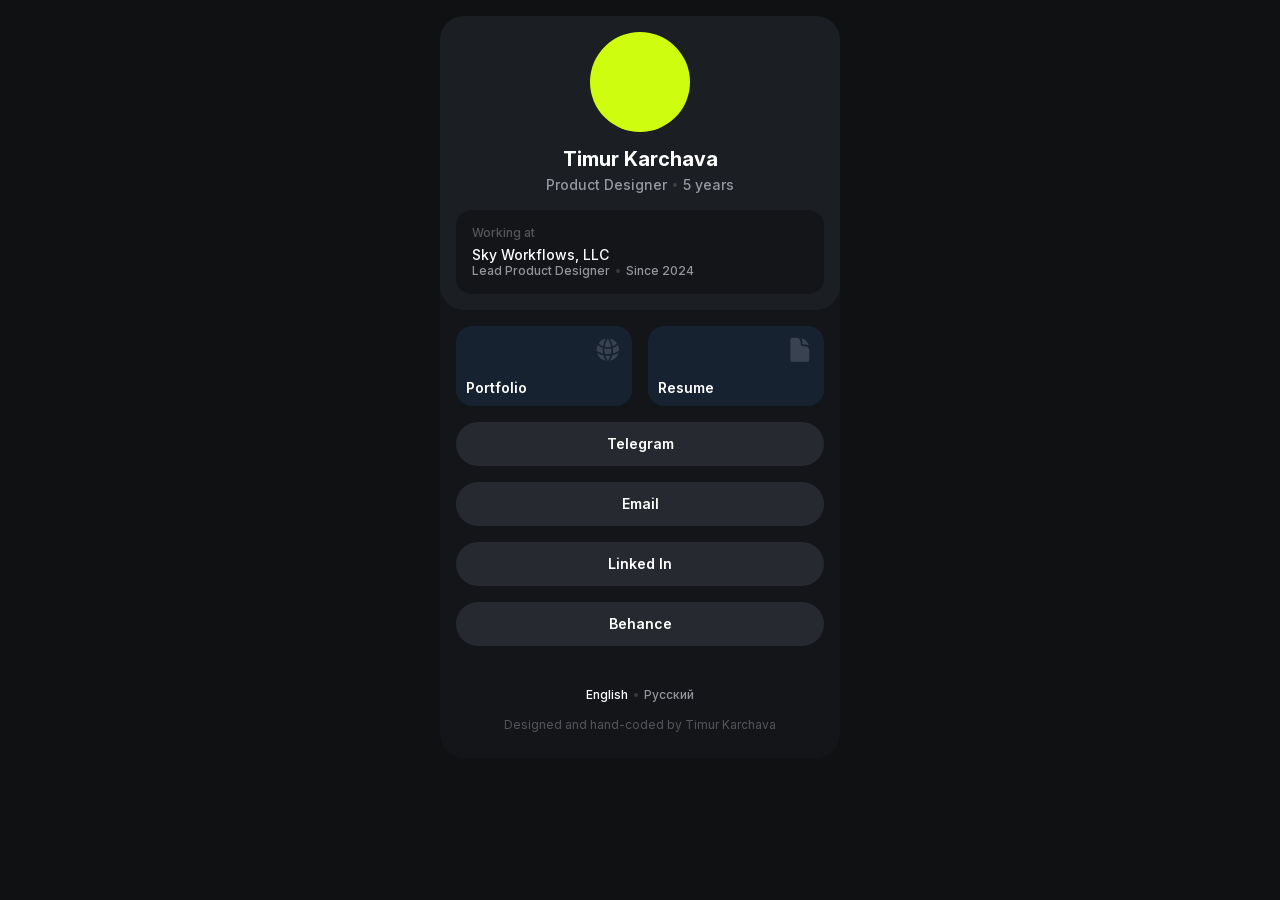
<file: html/index.html>
<!DOCTYPE html>
<html lang="en">
<head>
  <meta charset="UTF-8">
  <title>Redirecting…</title>

    <meta property="og:title" content="Timur Karchava — Product Designer">
    <meta property="og:description" content="Portfolio and resume of Timur Karchava. 5 years of experience.">
    <meta property="og:image" content="https://timurkarchava.com/images/preview-en.png">
    <meta property="og:image:width" content="1200">
    <meta property="og:image:height" content="630">
    <meta property="og:logo" content="https://timurkarchava.com/images/favicon.svg">
    <meta property="og:url" content="https://timurkarchava.com">
    <meta property="og:type" content="website">

    <meta name="twitter:card" content="summary_large_image">
    <meta name="twitter:title" content="Timur Karchava — Product Designer">
    <meta name="twitter:description" content="Portfolio and resume of Timur Karchava. 5 years of experience.">
    <meta name="twitter:image" content="https://timurkarchava.com/images/preview-x-en.png">
    <meta name="twitter:image:width" content="1200">
    <meta name="twitter:image:height" content="630">

    <link rel="icon" href="/images/favicon.svg" type="image/svg+xml">
    <link rel="apple-touch-icon" sizes="180x180" href="/images/favicon-apple.png">
    <link rel="shortcut icon" href="/images/favicon.ico" type="image/x-icon">
  <script>
    (function () {
      const userLang = navigator.language || navigator.userLanguage;
      
      if (userLang.startsWith('ru')) {
        window.location.replace('ru.html');
      } else {
        window.location.replace('en.html');
      }
    })();
  </script>
</head>
<body></body>
</html>
</file>
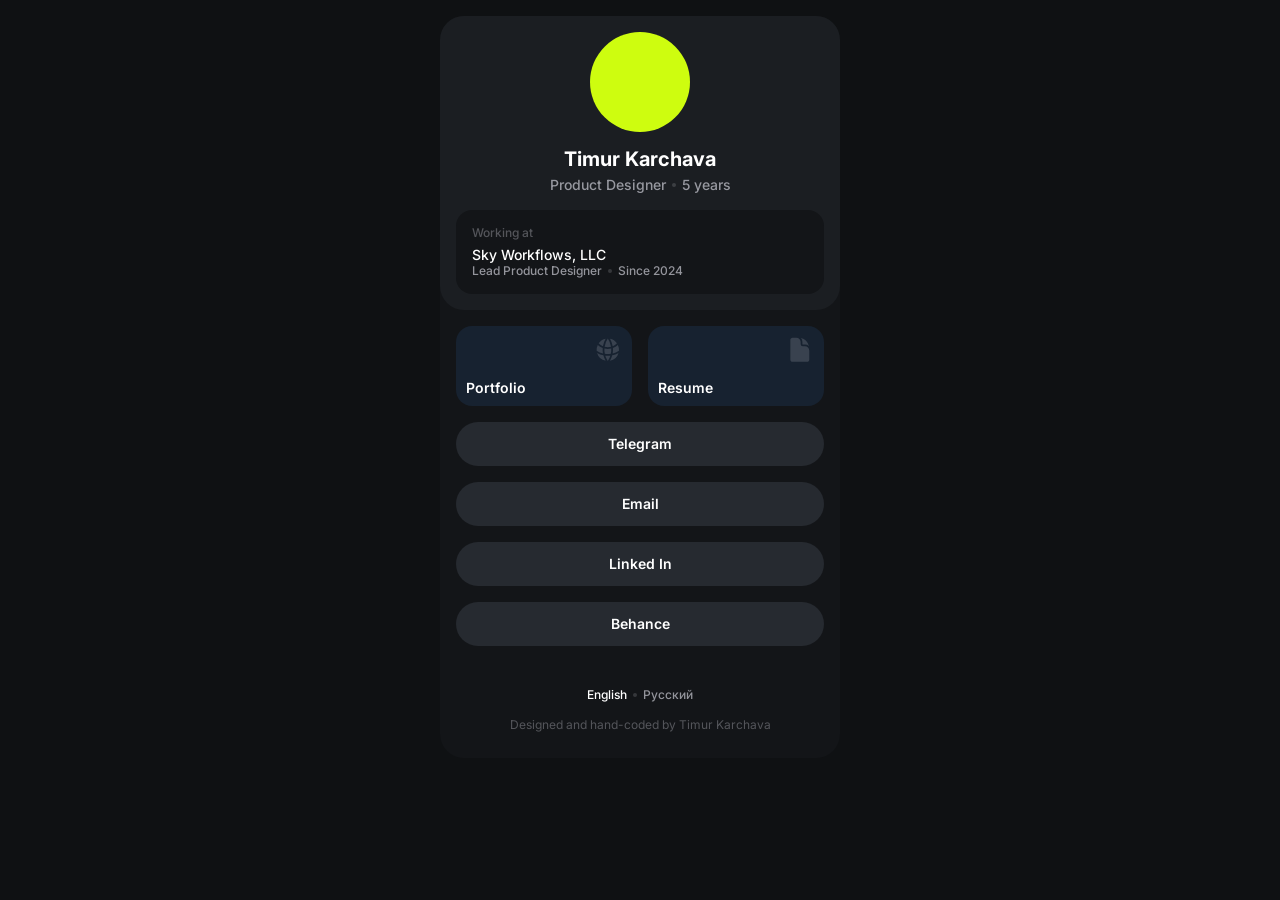
<file: en.html>
<!DOCTYPE html>
<html lang="en">
<head>
    <link rel="preconnect" href="https://fonts.googleapis.com">
    <link rel="preconnect" href="https://fonts.gstatic.com" crossorigin>
    <link href="https://fonts.googleapis.com/css2?family=Inter:ital,opsz,wght@0,14..32,100..900;1,14..32,100..900&display=swap" rel="stylesheet">


    <meta charset="UTF-8">
    <meta name="viewport" content="width=device-width, initial-scale=1.0">

    <title>Timur Karchava</title>
    <link rel="icon" href="favicon.svg" type="image/svg+xml">
    <link rel="apple-touch-icon" sizes="180x180" href="favicon-apple.png">
    <link rel="shortcut icon" href="favicon.ico" type="image/x-icon">

  <link rel="stylesheet" href="styles.css">
</head>
<body>
    <div class="inner_container">
        <div class="profile_section">
            <div class="avatar"></div>
            <div class="name_job_experience">
                <h1 class="first_name text-style-headline-h-3">Timur Karchava</h1>
                <div class="job_experience">
                    <p class="job text-style-body-normal">Product Designer</p>
                    <div class="separator"></div>
                    <p class="job text-style-body-normal">5 years</p>
                </div>
            </div>
            <div class="current_job">
                <p class="working_at text-style-body-small">Working at</p>
                <div class="current_company">
                <p class="company_name text-style-subtitle-s">Sky Workflows, LLC</p>
                    <div class="job_experience">
                        <p class="job text-style-body-small">Lead Product Designer</p>
                        <div class="separator"></div>
                        <p class="job text-style-body-small">Since 2024</p>
                    </div>
                    </div>
            </div>
        </div>
            <div class="links_container">
                <div class="big_buttons">
                    <a href="https://www.linkedin.com/in/timurkarchava/" class="custom_big_button text-style-buttons-m">
                        <svg class="big_button_icon" xmlns="http://www.w3.org/2000/svg" viewBox="0 0 24 24" fill="currentColor" class="size-6">
                            <path d="M21.721 12.752a9.711 9.711 0 0 0-.945-5.003 12.754 12.754 0 0 1-4.339 2.708 18.991 18.991 0 0 1-.214 4.772 17.165 17.165 0 0 0 5.498-2.477ZM14.634 15.55a17.324 17.324 0 0 0 .332-4.647c-.952.227-1.945.347-2.966.347-1.021 0-2.014-.12-2.966-.347a17.515 17.515 0 0 0 .332 4.647 17.385 17.385 0 0 0 5.268 0ZM9.772 17.119a18.963 18.963 0 0 0 4.456 0A17.182 17.182 0 0 1 12 21.724a17.18 17.18 0 0 1-2.228-4.605ZM7.777 15.23a18.87 18.87 0 0 1-.214-4.774 12.753 12.753 0 0 1-4.34-2.708 9.711 9.711 0 0 0-.944 5.004 17.165 17.165 0 0 0 5.498 2.477ZM21.356 14.752a9.765 9.765 0 0 1-7.478 6.817 18.64 18.64 0 0 0 1.988-4.718 18.627 18.627 0 0 0 5.49-2.098ZM2.644 14.752c1.682.971 3.53 1.688 5.49 2.099a18.64 18.64 0 0 0 1.988 4.718 9.765 9.765 0 0 1-7.478-6.816ZM13.878 2.43a9.755 9.755 0 0 1 6.116 3.986 11.267 11.267 0 0 1-3.746 2.504 18.63 18.63 0 0 0-2.37-6.49ZM12 2.276a17.152 17.152 0 0 1 2.805 7.121c-.897.23-1.837.353-2.805.353-.968 0-1.908-.122-2.805-.353A17.151 17.151 0 0 1 12 2.276ZM10.122 2.43a18.629 18.629 0 0 0-2.37 6.49 11.266 11.266 0 0 1-3.746-2.504 9.754 9.754 0 0 1 6.116-3.985Z" />
                        </svg>
                        <p class="big_button_text text-style-buttons-m">Portfolio</p>
                    </a>
                    <a 
                        href="./Timur Karchava Resume English.pdf" 
                        target="_blank"
                        rel="noopener noreferrer"
                        class="custom_big_button text-style-buttons-m">

                            <svg class="big_button_icon" xmlns="http://www.w3.org/2000/svg" viewBox="0 0 24 24" fill="currentColor" class="size-6">
                                <path d="M5.625 1.5c-1.036 0-1.875.84-1.875 1.875v17.25c0 1.035.84 1.875 1.875 1.875h12.75c1.035 0 1.875-.84 1.875-1.875V12.75A3.75 3.75 0 0 0 16.5 9h-1.875a1.875 1.875 0 0 1-1.875-1.875V5.25A3.75 3.75 0 0 0 9 1.5H5.625Z" />
                                <path d="M12.971 1.816A5.23 5.23 0 0 1 14.25 5.25v1.875c0 .207.168.375.375.375H16.5a5.23 5.23 0 0 1 3.434 1.279 9.768 9.768 0 0 0-6.963-6.963Z" />
                            </svg>

                        <p class="big_button_text text-style-buttons-m">Resume</p>
                    </a>
                </div>
                <a href="https://t.me/digitalguilt" class="custom_button text-style-buttons-m">Telegram</a>
                <a href="mailto:timurkarchava@icloud.com" class="custom_button text-style-buttons-m">Email</a>
                <a href="https://www.linkedin.com/in/timurkarchava/" class="custom_button text-style-buttons-m">Linked In</a>
                <a href="https://www.behance.net/digitalguilt" class="custom_button text-style-buttons-m">Behance</a>
            </div>
        <div class="language_box">
                    <p class="language_active text-style-body-small">English</p>
                    <div class="separator"></div>
                    <a href="./ru.html" class="language_passive text-style-body-small">Русский</a>
        </div>
        <p class="bottom_text text-style-caption-normal">Designed and hand-coded by Timur Karchava</p>
    </div>
</body>
</html>
</file>
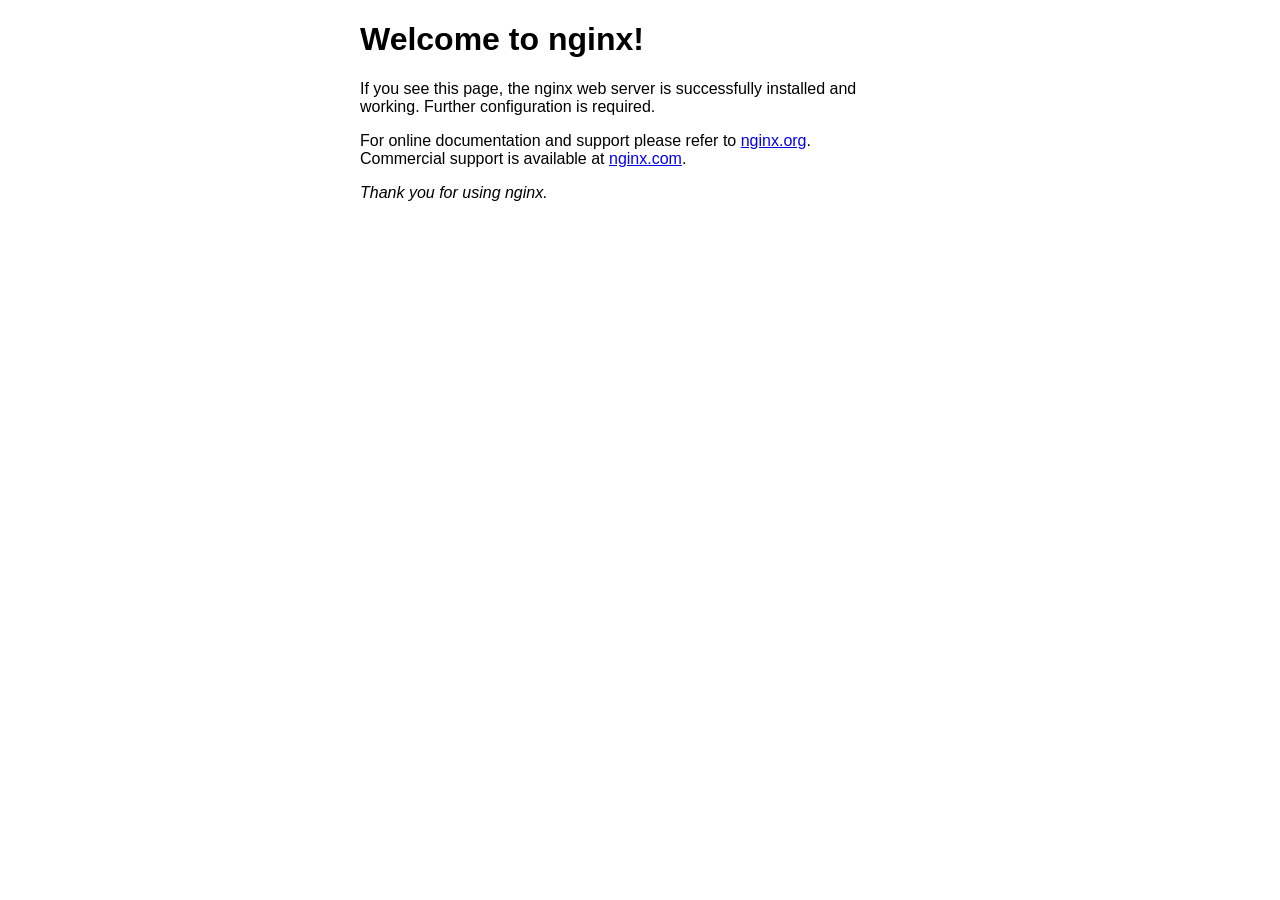
<file: index.nginx-debian.html>
<!DOCTYPE html>
<html>
<head>
<title>Welcome to nginx!</title>
<style>
html { color-scheme: light dark; }
body { width: 35em; margin: 0 auto;
font-family: Tahoma, Verdana, Arial, sans-serif; }
</style>
</head>
<body>
<h1>Welcome to nginx!</h1>
<p>If you see this page, the nginx web server is successfully installed and
working. Further configuration is required.</p>

<p>For online documentation and support please refer to
<a href="http://nginx.org/">nginx.org</a>.<br/>
Commercial support is available at
<a href="http://nginx.com/">nginx.com</a>.</p>

<p><em>Thank you for using nginx.</em></p>
</body>
</html>
</file>
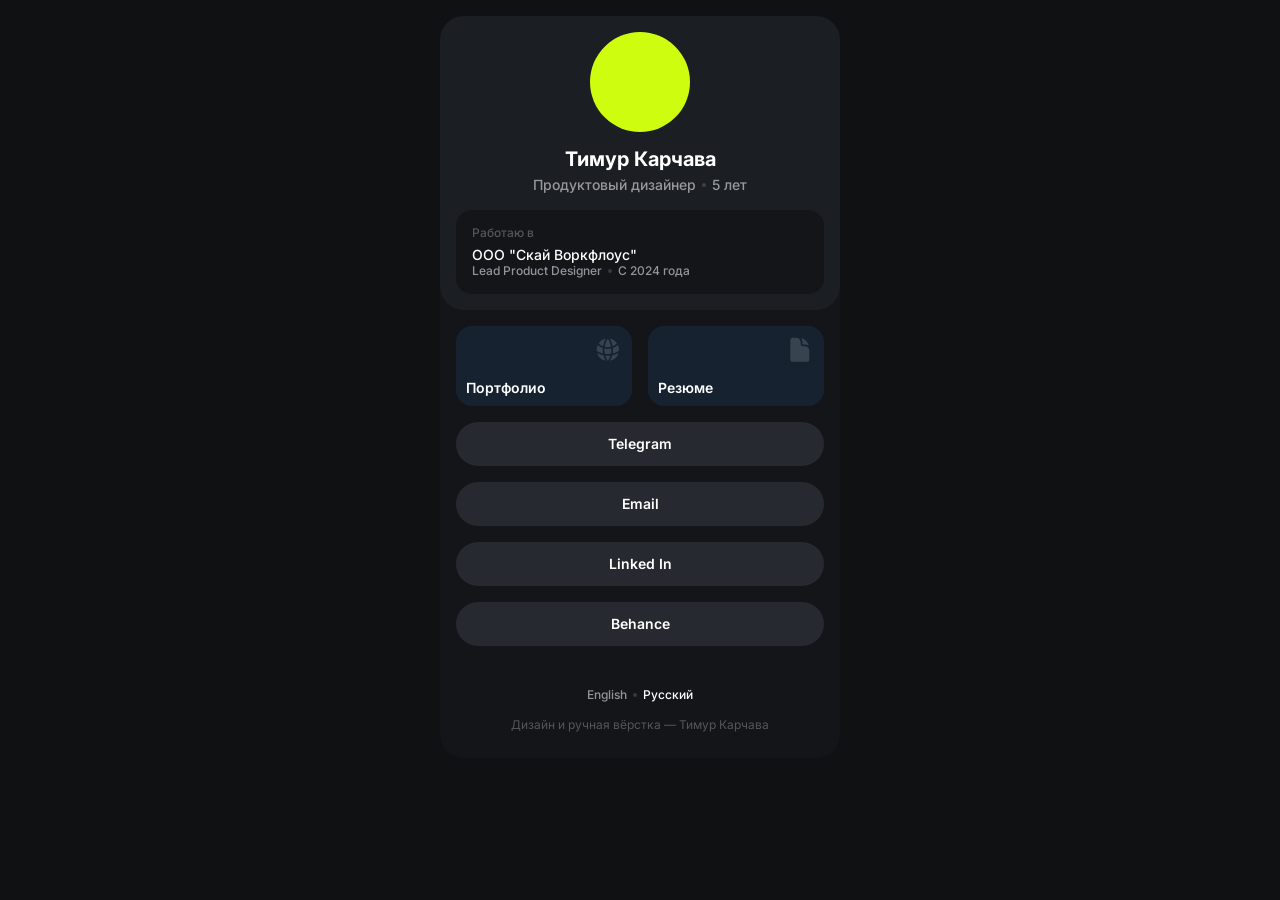
<file: ru.html>
<!DOCTYPE html>
<html lang="ru">
<head>
    <link rel="preconnect" href="https://fonts.googleapis.com">
    <link rel="preconnect" href="https://fonts.gstatic.com" crossorigin>
    <link href="https://fonts.googleapis.com/css2?family=Inter:ital,opsz,wght@0,14..32,100..900;1,14..32,100..900&display=swap" rel="stylesheet">


    <meta charset="UTF-8">
    <meta name="viewport" content="width=device-width, initial-scale=1.0">

    <title>Timur Karchava</title>
    <link rel="icon" href="favicon.svg" type="image/svg+xml">
    <link rel="apple-touch-icon" sizes="180x180" href="favicon-apple.png">
    <link rel="shortcut icon" href="favicon.ico" type="image/x-icon">

  <link rel="stylesheet" href="styles.css">
</head>
<body>
    <div class="inner_container">
        <div class="profile_section">
            <div class="avatar"></div>
            <div class="name_job_experience">
                <h1 class="first_name text-style-headline-h-3">Тимур Карчава</h1>
                <div class="job_experience">
                    <p class="job text-style-body-normal">Продуктовый дизайнер</p>
                    <div class="separator"></div>
                    <p class="job text-style-body-normal">5 лет</p>
                </div>
            </div>
            <div class="current_job">
                <p class="working_at text-style-body-small">Работаю в</p>
                <div class="current_company">
                <p class="company_name text-style-subtitle-s">ООО "Скай Воркфлоус"</p>
                    <div class="job_experience">
                        <p class="job text-style-body-small">Lead Product Designer</p>
                        <div class="separator"></div>
                        <p class="job text-style-body-small">С 2024 года</p>
                    </div>
                    </div>
            </div>
        </div>
            <div class="links_container">
                <div class="big_buttons">
                    <a href="https://www.behance.net/digitalguilt" class="custom_big_button text-style-buttons-m">
                        <svg class="big_button_icon" xmlns="http://www.w3.org/2000/svg" viewBox="0 0 24 24" fill="currentColor" class="size-6">
                            <path d="M21.721 12.752a9.711 9.711 0 0 0-.945-5.003 12.754 12.754 0 0 1-4.339 2.708 18.991 18.991 0 0 1-.214 4.772 17.165 17.165 0 0 0 5.498-2.477ZM14.634 15.55a17.324 17.324 0 0 0 .332-4.647c-.952.227-1.945.347-2.966.347-1.021 0-2.014-.12-2.966-.347a17.515 17.515 0 0 0 .332 4.647 17.385 17.385 0 0 0 5.268 0ZM9.772 17.119a18.963 18.963 0 0 0 4.456 0A17.182 17.182 0 0 1 12 21.724a17.18 17.18 0 0 1-2.228-4.605ZM7.777 15.23a18.87 18.87 0 0 1-.214-4.774 12.753 12.753 0 0 1-4.34-2.708 9.711 9.711 0 0 0-.944 5.004 17.165 17.165 0 0 0 5.498 2.477ZM21.356 14.752a9.765 9.765 0 0 1-7.478 6.817 18.64 18.64 0 0 0 1.988-4.718 18.627 18.627 0 0 0 5.49-2.098ZM2.644 14.752c1.682.971 3.53 1.688 5.49 2.099a18.64 18.64 0 0 0 1.988 4.718 9.765 9.765 0 0 1-7.478-6.816ZM13.878 2.43a9.755 9.755 0 0 1 6.116 3.986 11.267 11.267 0 0 1-3.746 2.504 18.63 18.63 0 0 0-2.37-6.49ZM12 2.276a17.152 17.152 0 0 1 2.805 7.121c-.897.23-1.837.353-2.805.353-.968 0-1.908-.122-2.805-.353A17.151 17.151 0 0 1 12 2.276ZM10.122 2.43a18.629 18.629 0 0 0-2.37 6.49 11.266 11.266 0 0 1-3.746-2.504 9.754 9.754 0 0 1 6.116-3.985Z" />
                        </svg>
                        <p class="big_button_text text-style-buttons-m">Портфолио</p>
                    </a>
                    <a 
                        href="./Timur Karchava Resume Russian.pdf" 
                        target="_blank"
                        rel="noopener noreferrer"
                        class="custom_big_button text-style-buttons-m">

                            <svg class="big_button_icon" xmlns="http://www.w3.org/2000/svg" viewBox="0 0 24 24" fill="currentColor" class="size-6">
                                <path d="M5.625 1.5c-1.036 0-1.875.84-1.875 1.875v17.25c0 1.035.84 1.875 1.875 1.875h12.75c1.035 0 1.875-.84 1.875-1.875V12.75A3.75 3.75 0 0 0 16.5 9h-1.875a1.875 1.875 0 0 1-1.875-1.875V5.25A3.75 3.75 0 0 0 9 1.5H5.625Z" />
                                <path d="M12.971 1.816A5.23 5.23 0 0 1 14.25 5.25v1.875c0 .207.168.375.375.375H16.5a5.23 5.23 0 0 1 3.434 1.279 9.768 9.768 0 0 0-6.963-6.963Z" />
                            </svg>

                        <p class="big_button_text text-style-buttons-m">Резюме</p>
                    </a>
                </div>
                <a href="https://t.me/digitalguilt" class="custom_button text-style-buttons-m">Telegram</a>
                <a href="mailto:timurkarchava@icloud.com" class="custom_button text-style-buttons-m">Email</a>
                <a href="https://www.linkedin.com/in/timurkarchava/" class="custom_button text-style-buttons-m">Linked In</a>
                <a href="https://www.behance.net/digitalguilt" class="custom_button text-style-buttons-m">Behance</a>
            </div>
        <div class="language_box">
                    <a href="./index-en.html" class="language_passive text-style-body-small">English</a>
                    <div class="separator"></div>
                    <p class="language_active text-style-body-small">Русский</p>
        </div>
        <p class="bottom_text text-style-caption-normal">Дизайн и ручная вёрстка — Тимур Карчава</p>
    </div>
</body>
</html>
</file>
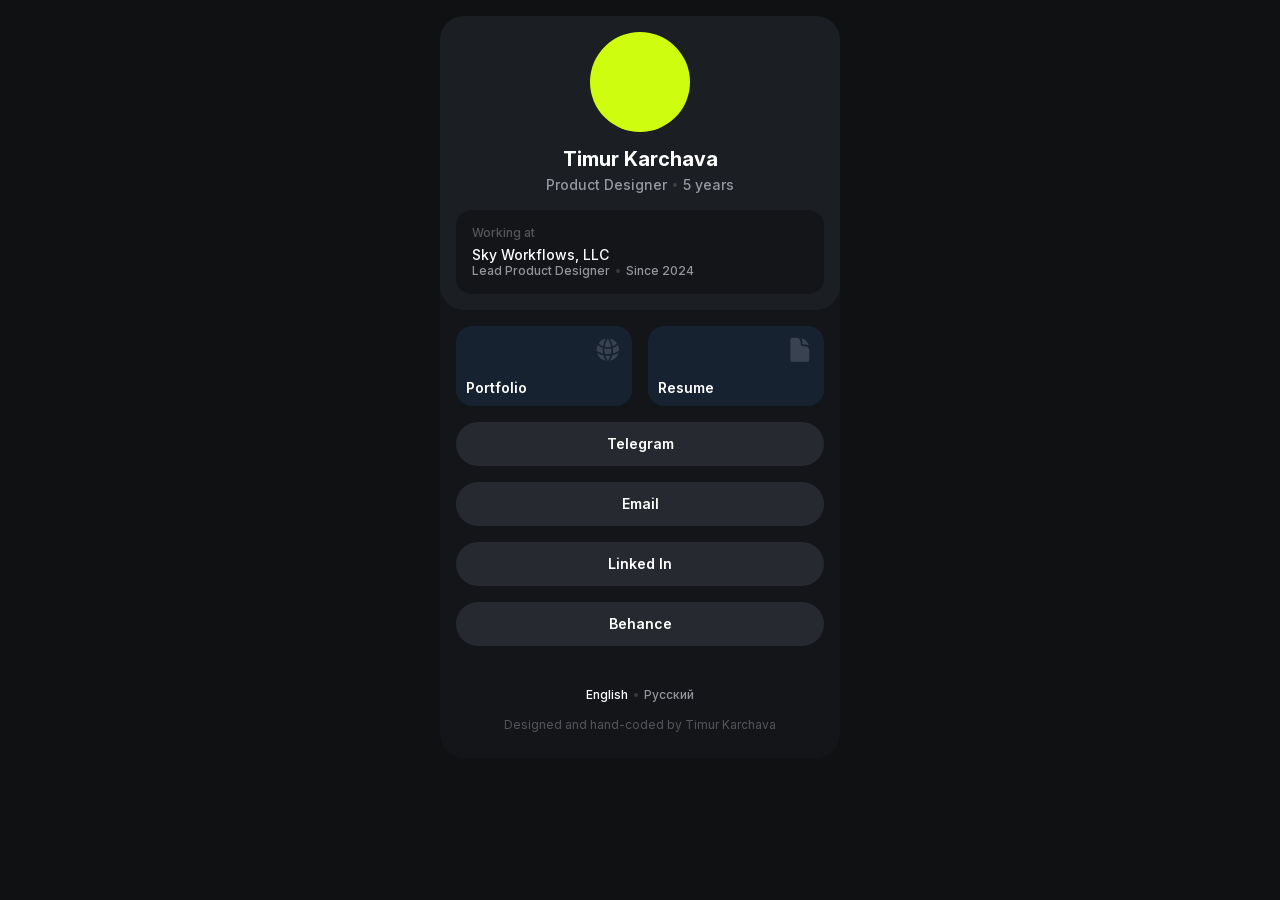
<file: html/en.html>
<!DOCTYPE html>
<html lang="en">
<head>

    <meta charset="UTF-8">
    <meta name="viewport" content="width=device-width, initial-scale=1.0">

    <title>Timur Karchava</title>

    <meta property="og:title" content="Timur Karchava — Product Designer">
    <meta property="og:description" content="Portfolio and resume of Timur Karchava. 5 years of experience.">
    <meta property="og:image" content="https://timurkarchava.com/images/preview-en.png">
    <meta property="og:image:width" content="1200">
    <meta property="og:image:height" content="630">
    <meta property="og:logo" content="https://timurkarchava.com/images/favicon.svg">
    <meta property="og:url" content="https://timurkarchava.com">
    <meta property="og:type" content="website">

    <meta name="twitter:card" content="summary_large_image">
    <meta name="twitter:title" content="Timur Karchava — Product Designer">
    <meta name="twitter:description" content="Portfolio and resume of Timur Karchava. 5 years of experience.">
    <meta name="twitter:image" content="https://timurkarchava.com/images/preview-x-en.png">
    <meta name="twitter:image:width" content="1200">
    <meta name="twitter:image:height" content="630">

    <link rel="icon" href="/images/favicon.svg" type="image/svg+xml">
    <link rel="apple-touch-icon" sizes="180x180" href="/images/favicon-apple.png">
    <link rel="shortcut icon" href="/images/favicon.ico" type="image/x-icon">
    <link rel="stylesheet" href="styles.css">
    <link rel="preload" href="../fonts/InterVariable.woff2" as="font" type="font/woff2" crossorigin>

</head>
<body>
    <div class="inner_container">
        <div class="profile_section">
            <div class="avatar"></div>
            <div class="name_job_experience">
                <h1 class="first_name text-style-headline-h-3">Timur Karchava</h1>
                <div class="job_experience">
                    <p class="job text-style-body-normal">Product Designer</p>
                    <div class="separator"></div>
                    <p class="job text-style-body-normal">5 years</p>
                </div>
            </div>
            <div class="current_job">
                <p class="working_at text-style-body-small">Working at</p>
                <div class="current_company">
                <p class="company_name text-style-subtitle-s">Sky Workflows, LLC</p>
                    <div class="job_experience">
                        <p class="job text-style-body-small">Lead Product Designer</p>
                        <div class="separator"></div>
                        <p class="job text-style-body-small">Since 2024</p>
                    </div>
                    </div>
            </div>
        </div>
            <div class="links_container">
                <div class="big_buttons">
                    <a 
                        href="https://www.behance.net/digitalguilt" 
                        target="_blank" 
                        rel="noopener noreferrer" 
                        class="custom_big_button text-style-buttons-m">
                        
                        <svg class="big_button_icon" xmlns="http://www.w3.org/2000/svg" viewBox="0 0 24 24" fill="currentColor">
                            <path d="M21.721 12.752a9.711 9.711 0 0 0-.945-5.003 12.754 12.754 0 0 1-4.339 2.708 18.991 18.991 0 0 1-.214 4.772 17.165 17.165 0 0 0 5.498-2.477ZM14.634 15.55a17.324 17.324 0 0 0 .332-4.647c-.952.227-1.945.347-2.966.347-1.021 0-2.014-.12-2.966-.347a17.515 17.515 0 0 0 .332 4.647 17.385 17.385 0 0 0 5.268 0ZM9.772 17.119a18.963 18.963 0 0 0 4.456 0A17.182 17.182 0 0 1 12 21.724a17.18 17.18 0 0 1-2.228-4.605ZM7.777 15.23a18.87 18.87 0 0 1-.214-4.774 12.753 12.753 0 0 1-4.34-2.708 9.711 9.711 0 0 0-.944 5.004 17.165 17.165 0 0 0 5.498 2.477ZM21.356 14.752a9.765 9.765 0 0 1-7.478 6.817 18.64 18.64 0 0 0 1.988-4.718 18.627 18.627 0 0 0 5.49-2.098ZM2.644 14.752c1.682.971 3.53 1.688 5.49 2.099a18.64 18.64 0 0 0 1.988 4.718 9.765 9.765 0 0 1-7.478-6.816ZM13.878 2.43a9.755 9.755 0 0 1 6.116 3.986 11.267 11.267 0 0 1-3.746 2.504 18.63 18.63 0 0 0-2.37-6.49ZM12 2.276a17.152 17.152 0 0 1 2.805 7.121c-.897.23-1.837.353-2.805.353-.968 0-1.908-.122-2.805-.353A17.151 17.151 0 0 1 12 2.276ZM10.122 2.43a18.629 18.629 0 0 0-2.37 6.49 11.266 11.266 0 0 1-3.746-2.504 9.754 9.754 0 0 1 6.116-3.985Z" />
                        </svg>
                        
                        <p class="big_button_text text-style-buttons-m">Portfolio</p>
                    </a>
                    <a 
                        href="/resume/Timur-Karchava-Resume-English.pdf"
                        target="_blank"
                        rel="noopener noreferrer"
                        class="custom_big_button text-style-buttons-m">

                            <svg class="big_button_icon" xmlns="http://www.w3.org/2000/svg" viewBox="0 0 24 24" fill="currentColor">
                                <path d="M5.625 1.5c-1.036 0-1.875.84-1.875 1.875v17.25c0 1.035.84 1.875 1.875 1.875h12.75c1.035 0 1.875-.84 1.875-1.875V12.75A3.75 3.75 0 0 0 16.5 9h-1.875a1.875 1.875 0 0 1-1.875-1.875V5.25A3.75 3.75 0 0 0 9 1.5H5.625Z" />
                                <path d="M12.971 1.816A5.23 5.23 0 0 1 14.25 5.25v1.875c0 .207.168.375.375.375H16.5a5.23 5.23 0 0 1 3.434 1.279 9.768 9.768 0 0 0-6.963-6.963Z" />
                            </svg>

                        <p class="big_button_text text-style-buttons-m">Resume</p>
                    </a>
                </div>
                <a 
                    href="https://t.me/digitalguilt"
                    target="_blank"
                    rel="noopener noreferrer"
                    class="custom_button text-style-buttons-m">
                    Telegram
                </a>
                <a 
                    href="mailto:timurkarchava@icloud.com" 
                    class="custom_button text-style-buttons-m">
                    Email
                </a>
                <a 
                    href="https://www.linkedin.com/in/timurkarchava/" 
                    target="_blank"
                    rel="noopener noreferrer"
                    class="custom_button text-style-buttons-m">
                    Linked In
                </a>
                <a 
                    href="https://www.behance.net/digitalguilt"
                    target="_blank"
                    rel="noopener noreferrer" 
                    class="custom_button text-style-buttons-m">
                    Behance
                </a>
            </div>
        <div class="language_box">
                    <p class="language_active text-style-body-small">English</p>
                    <div class="separator"></div>
                    <a href="./ru.html" class="language_passive text-style-body-small">Русский</a>
        </div>
        <p class="bottom_text text-style-caption-normal">Designed and hand-coded by Timur Karchava</p>
    </div>
</body>
</html>
</file>
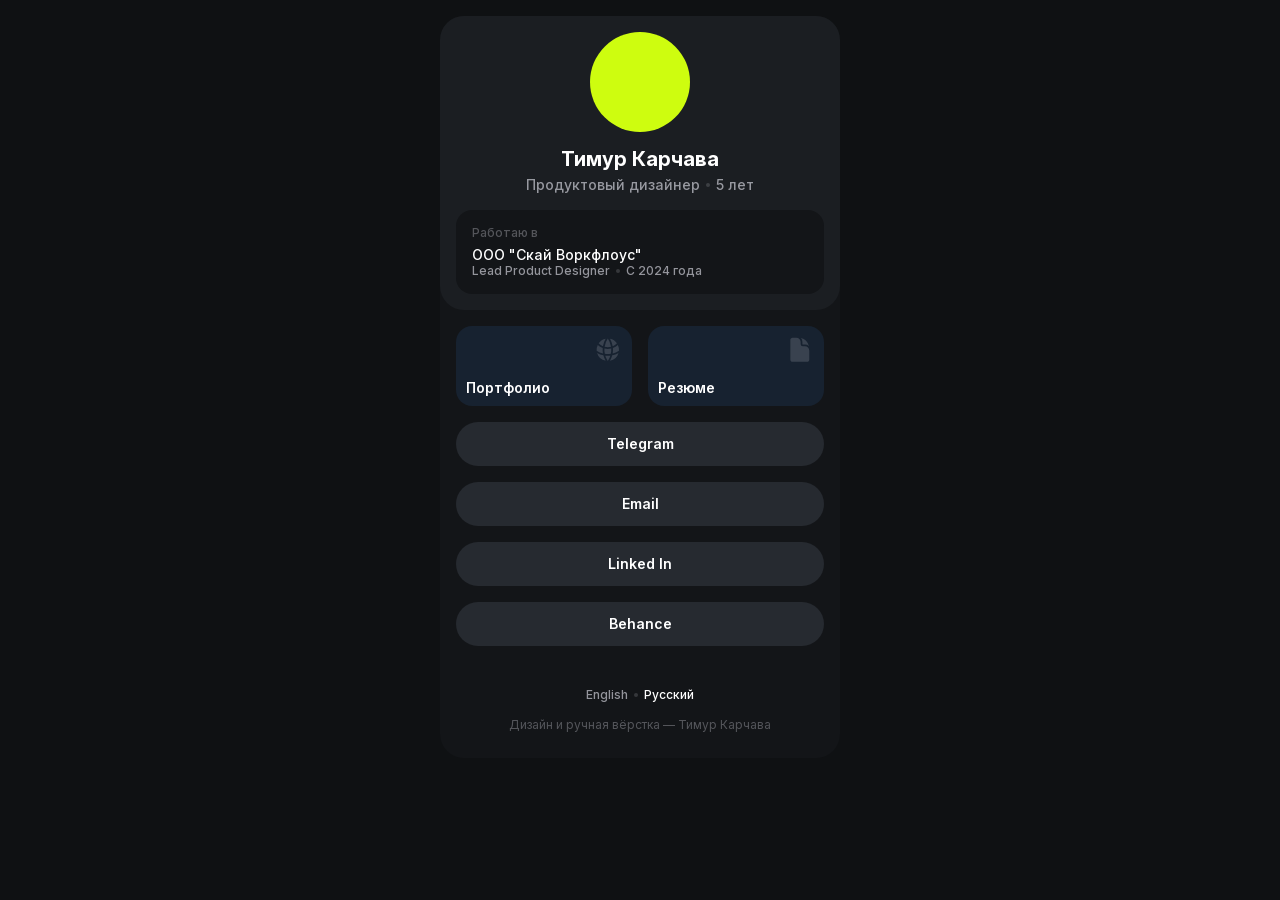
<file: html/ru.html>
<!DOCTYPE html>
<html lang="ru">
<head>

    <meta charset="UTF-8">
    <meta name="viewport" content="width=device-width, initial-scale=1.0">

    <title>Timur Karchava</title>

    <meta property="og:title" content="Тимур Карчава — Продуктовый дизайнер">
    <meta property="og:description" content="Портфолио и резюме Тимура Карчава. 5 лет опыта.">
    <meta property="og:image" content="https://timurkarchava.com/images/preview-ru.png">
    <meta property="og:image:width" content="1200">
    <meta property="og:image:height" content="630">
    <meta property="og:logo" content="https://timurkarchava.com/images/favicon.svg">
    <meta property="og:url" content="https://timurkarchava.com">
    <meta property="og:type" content="website">

    <meta name="twitter:card" content="summary_large_image">
    <meta name="twitter:title" content="Тимур Карчава — Продуктовый дизайнер">
    <meta name="twitter:description" content="Портфолио и резюме Тимура Карчава. UX/UI. 5 лет опыта.">
    <meta name="twitter:image" content="https://timurkarchava.com/images/preview-ru.png">
    <meta name="twitter:image:width" content="1200">
    <meta name="twitter:image:height" content="630">

    <link rel="icon" href="/images/favicon.svg" type="image/svg+xml">
    <link rel="apple-touch-icon" sizes="180x180" href="/images/favicon-apple.png">
    <link rel="shortcut icon" href="/images/favicon.ico" type="image/x-icon">
    <link rel="stylesheet" href="styles.css">
    <link rel="preload" href="../fonts/InterVariable.woff2" as="font" type="font/woff2" crossorigin>

</head>
<body>
    <div class="inner_container">
        <div class="profile_section">
            <div class="avatar"></div>
            <div class="name_job_experience">
                <h1 class="first_name text-style-headline-h-3">Тимур Карчава</h1>
                <div class="job_experience">
                    <p class="job text-style-body-normal">Продуктовый дизайнер</p>
                    <div class="separator"></div>
                    <p class="job text-style-body-normal">5 лет</p>
                </div>
            </div>
            <div class="current_job">
                <p class="working_at text-style-body-small">Работаю в</p>
                <div class="current_company">
                <p class="company_name text-style-subtitle-s">ООО "Скай Воркфлоус"</p>
                    <div class="job_experience">
                        <p class="job text-style-body-small">Lead Product Designer</p>
                        <div class="separator"></div>
                        <p class="job text-style-body-small">С 2024 года</p>
                    </div>
                    </div>
            </div>
        </div>
            <div class="links_container">
                <div class="big_buttons">
                    <a 
                        href="https://www.behance.net/digitalguilt" 
                        target="_blank" 
                        rel="noopener noreferrer" 
                        class="custom_big_button text-style-buttons-m">
                        
                        <svg class="big_button_icon" xmlns="http://www.w3.org/2000/svg" viewBox="0 0 24 24" fill="currentColor">
                            <path d="M21.721 12.752a9.711 9.711 0 0 0-.945-5.003 12.754 12.754 0 0 1-4.339 2.708 18.991 18.991 0 0 1-.214 4.772 17.165 17.165 0 0 0 5.498-2.477ZM14.634 15.55a17.324 17.324 0 0 0 .332-4.647c-.952.227-1.945.347-2.966.347-1.021 0-2.014-.12-2.966-.347a17.515 17.515 0 0 0 .332 4.647 17.385 17.385 0 0 0 5.268 0ZM9.772 17.119a18.963 18.963 0 0 0 4.456 0A17.182 17.182 0 0 1 12 21.724a17.18 17.18 0 0 1-2.228-4.605ZM7.777 15.23a18.87 18.87 0 0 1-.214-4.774 12.753 12.753 0 0 1-4.34-2.708 9.711 9.711 0 0 0-.944 5.004 17.165 17.165 0 0 0 5.498 2.477ZM21.356 14.752a9.765 9.765 0 0 1-7.478 6.817 18.64 18.64 0 0 0 1.988-4.718 18.627 18.627 0 0 0 5.49-2.098ZM2.644 14.752c1.682.971 3.53 1.688 5.49 2.099a18.64 18.64 0 0 0 1.988 4.718 9.765 9.765 0 0 1-7.478-6.816ZM13.878 2.43a9.755 9.755 0 0 1 6.116 3.986 11.267 11.267 0 0 1-3.746 2.504 18.63 18.63 0 0 0-2.37-6.49ZM12 2.276a17.152 17.152 0 0 1 2.805 7.121c-.897.23-1.837.353-2.805.353-.968 0-1.908-.122-2.805-.353A17.151 17.151 0 0 1 12 2.276ZM10.122 2.43a18.629 18.629 0 0 0-2.37 6.49 11.266 11.266 0 0 1-3.746-2.504 9.754 9.754 0 0 1 6.116-3.985Z" />
                        </svg>
                        
                        <p class="big_button_text text-style-buttons-m">Портфолио</p>
                    </a>
                    <a 
                        href="/resume/Timur-Karchava-Resume-Russian.pdf" 
                        target="_blank"
                        rel="noopener noreferrer"
                        class="custom_big_button text-style-buttons-m">

                            <svg class="big_button_icon" xmlns="http://www.w3.org/2000/svg" viewBox="0 0 24 24" fill="currentColor">
                                <path d="M5.625 1.5c-1.036 0-1.875.84-1.875 1.875v17.25c0 1.035.84 1.875 1.875 1.875h12.75c1.035 0 1.875-.84 1.875-1.875V12.75A3.75 3.75 0 0 0 16.5 9h-1.875a1.875 1.875 0 0 1-1.875-1.875V5.25A3.75 3.75 0 0 0 9 1.5H5.625Z" />
                                <path d="M12.971 1.816A5.23 5.23 0 0 1 14.25 5.25v1.875c0 .207.168.375.375.375H16.5a5.23 5.23 0 0 1 3.434 1.279 9.768 9.768 0 0 0-6.963-6.963Z" />
                            </svg>

                        <p class="big_button_text text-style-buttons-m">Резюме</p>
                    </a>
                </div>
                <a 
                    href="https://t.me/digitalguilt" 
                    target="_blank" 
                    rel="noopener noreferrer" 
                    class="custom_button text-style-buttons-m">
                    Telegram
                </a>
                <a 
                    href="mailto:timurkarchava@icloud.com" 
                    class="custom_button text-style-buttons-m">
                    Email
                </a>
                <a 
                    href="https://www.linkedin.com/in/timurkarchava/" 
                    target="_blank" 
                    rel="noopener noreferrer" 
                    class="custom_button text-style-buttons-m">
                    Linked In
                </a>
                <a 
                    href="https://www.behance.net/digitalguilt" 
                    target="_blank" 
                    rel="noopener noreferrer" 
                    class="custom_button text-style-buttons-m">
                    Behance
                </a>
            </div>
        <div class="language_box">
                    <a href="./en.html" class="language_passive text-style-body-small">English</a>
                    <div class="separator"></div>
                    <p class="language_active text-style-body-small">Русский</p>
        </div>
        <p class="bottom_text text-style-caption-normal">Дизайн и ручная вёрстка — Тимур Карчава</p>
    </div>
</body>
</html>
</file>
<file: styles.css>
* {
  margin: 0;
  padding: 0;
  box-sizing: border-box;
}

/* 🎨 Colors */
:root {
  /* Dark */
  /* color */
  --border-default: var(--ui-neutral-neutral---400);
  --border-error: var(--ui-error-error---500);
  --border-focus: var(--ui-primary-primary---500);
  --border-info: var(--ui-info-info---500);
  --border-strong: var(--ui-neutral-neutral---500);
  --border-subtle: var(--ui-neutral-neutral---300);
  --border-success: var(--ui-success-success---500);
  --border-warning: var(--ui-warning-warning---500);
  --overlay-inverse: #ffffff66;
  --overlay-light: #00000033;
  --overlay-medium: #00000066;
  --overlay-strong: #00000099;
  --surface-colored-error-10: #d236361a;
  --surface-colored-error-20: #d2363633;
  --surface-colored-info-10: #3c93ff1a;
  --surface-colored-info-20: #3c93ff33;
  --surface-colored-neutral-10: #8e959c1a;
  --surface-colored-neutral-20: #8e959c33;
  --surface-colored-primary-10: #ff7a1a1a;
  --surface-colored-primary-20: #ff7a1a33;
  --surface-colored-success-10: #22c55e1a;
  --surface-colored-success-20: #22c55e33;
  --surface-colored-warning-10: #ffae1a1a;
  --surface-colored-warning-20: #ffae1a33;
  --surface-regular-background-reverse: #ffffff;
  --surface-regular-background-primary: #0f1113;
  --surface-regular-background-secondary: #131518;
  --surface-regular-background-tertiary: #1b1e22;
  --surface-regular-card-muted: #262a30;
  --surface-regular-card-regular: #1b1e22;
  --text-link-link: #1e73ff;
  --text-regular-primary: #ffffff;
  --text-regular-quaternary: #ebebf529;
  --text-regular-secondary: #ebebf599;
  --text-regular-tertiary: #ebebf54d;
  --text-reverse-primary: #000000;
  --text-reverse-quaternary---disabled: #3c3c432e;
  --text-reverse-secondary: #3c3c4399;
  --text-reverse-tertiary---muted: #3c3c434d;
  --ui-error-error---700: #951515;
  --ui-error-error---100: #fceaea;
  --ui-error-error---200: #f6c9c9;
  --ui-error-error---300: #ee9a9a;
  --ui-error-error---400: #e36666;
  --ui-error-error---500: #d23636;
  --ui-error-error---600: #b82222;
  --ui-error-error---800: #6b0f0f;
  --ui-error-error---900: #3f0707;
  --ui-info-info---100: #eaf4ff;
  --ui-info-info---200: #cce4ff;
  --ui-info-info---300: #a3ceff;
  --ui-info-info---400: #74b4ff;
  --ui-info-info---500: #3c93ff;
  --ui-info-info---600: #1f79e6;
  --ui-info-info---700: #155eb8;
  --ui-info-info---800: #0d3f82;
  --ui-info-info---900: #07244a;
  --ui-neutral-neutral---100: #131518;
  --ui-neutral-neutral---200: #1b1e22;
  --ui-neutral-neutral---300: #262a30;
  --ui-neutral-neutral---400: #30363d;
  --ui-neutral-neutral---500: #72787f;
  --ui-neutral-neutral---600: #a8aeb4;
  --ui-neutral-neutral---700: #cfd3d6;
  --ui-neutral-neutral---800: #e5e7e8;
  --ui-neutral-neutral---900: #f4f5f6;
  --ui-primary-primary---100: #fff4e6;
  --ui-primary-primary---200: #ffe2bf;
  --ui-primary-primary---300: #ffc48c;
  --ui-primary-primary---400: #ffa45c;
  --ui-primary-primary---500: #ff7a1a;
  --ui-primary-primary---600: #f06600;
  --ui-primary-primary---700: #d65900;
  --ui-primary-primary---800: #a53f00;
  --ui-primary-primary---900: #702800;
  --ui-success-success---100: #ecfdf5;
  --ui-success-success---200: #d1fae5;
  --ui-success-success---300: #a7f3d0;
  --ui-success-success---400: #6ee7b7;
  --ui-success-success---500: #22c55e;
  --ui-success-success---600: #16a34a;
  --ui-success-success---700: #15803d;
  --ui-success-success---800: #166534;
  --ui-success-success---900: #14532d;
  --ui-warning-warning---100: #fff7e0;
  --ui-warning-warning---200: #ffeab3;
  --ui-warning-warning---300: #ffd982;
  --ui-warning-warning---400: #ffc24c;
  --ui-warning-warning---500: #ffae1a;
  --ui-warning-warning---600: #e69900;
  --ui-warning-warning---700: #c57e00;
  --ui-warning-warning---800: #8a5700;
  --ui-warning-warning---900: #533400;
}
/* ↔️ Spacing */
:root {
  /* Mode 1 */
  /* number */
  --spacing-zero: 0rem;
  --spacing-xxsmall: 0.25rem;
  --spacing-xsmall: 0.375rem;
  --spacing-small: 0.625rem;
  --spacing-medium: 1rem;
  --spacing-large: 1.625rem;
  --spacing-xlarge: 2.625rem;
  --spacing-xxlarge: 4.25rem;
}
/* 🍩Radius */
:root {
  /* Value */
  /* number */
  --🍩radius-zero: 0rem;
  --🍩radius-xxsmall: 0.125rem;
  --🍩radius-xsmall: 0.25rem;
  --🍩radius-small: 0.375rem;
  --🍩radius-medium: 0.625rem;
  --🍩radius-large: 1rem;
  --🍩radius-xlarge: 1.5rem;
  --🍩radius-round: 62.4375rem;
}
/* 🔆 Opacity */
:root {
  /* Value */
  /* number */
  --opacity-0---none: 0rem;
  --opacity-8---hover: 0.5rem;
  --opacity-12---focus: 0.75rem;
  --opacity-38---disabled: 2.375rem;
  --opacity-50---overlay: 3.125rem;
  --opacity-100---full: 6.25rem;
}

.text-style-display-xl {
	font-size: 2rem;
	font-family: Inter;
	font-weight: 700;
	font-style: normal;
	line-height: 40px;
	text-decoration: none;
	text-transform: none;
}
.text-style-display-l {
	font-size: 1.75rem;
	font-family: Inter;
	font-weight: 600;
	font-style: normal;
	line-height: 36px;
	text-decoration: none;
	text-transform: none;
}
.text-style-headline-h-1 {
	font-size: 1.625rem;
	font-family: Inter;
	font-weight: 700;
	font-style: normal;
	line-height: 32px;
	text-decoration: none;
	text-transform: none;
}
.text-style-headline-h-2 {
	font-size: 1.5rem;
	font-family: Inter;
	font-weight: 700;
	font-style: normal;
	line-height: 28px;
	text-decoration: none;
	text-transform: none;
}
.text-style-headline-h-3 {
	font-size: 1.25rem;
	font-family: Inter;
	font-weight: 700;
	font-style: normal;
	line-height: 22px;
	text-decoration: none;
	text-transform: none;
}
.text-style-headline-h-4 {
	font-size: 1rem;
	font-family: Inter;
	font-weight: 600;
	font-style: normal;
	line-height: 20px;
	text-decoration: none;
	text-transform: none;
}
.text-style-subtitle-m {
	font-size: 1rem;
	font-family: Inter;
	font-weight: 500;
	font-style: normal;
	line-height: 20px;
	text-decoration: none;
	text-transform: none;
}
.text-style-subtitle-s {
	font-size: 0.875rem;
	font-family: Inter;
	font-weight: 500;
	font-style: normal;
	line-height: 18px;
	text-decoration: none;
	text-transform: none;
}
.text-style-body-normal {
	font-size: 0.875rem;
	font-family: Inter;
	font-weight: 500;
	font-style: normal;
	line-height: 18px;
	text-decoration: none;
	text-transform: none;
}
.text-style-body-semibold {
	font-size: 0.875rem;
	font-family: Inter;
	font-weight: 600;
	font-style: normal;
	line-height: 18px;
	text-decoration: none;
	text-transform: none;
}
.text-style-body-small {
	font-size: 0.75rem;
	font-family: Inter;
	font-weight: 500;
	font-style: normal;
	line-height: 14px;
	text-decoration: none;
	text-transform: none;
}
.text-style-caption-normal {
	font-size: 0.75rem;
	font-family: Inter;
	font-weight: 400;
	font-style: normal;
	line-height: 14px;
	text-decoration: none;
	text-transform: none;
}
.text-style-caption-sheet {
	font-size: 0.75rem;
	font-family: Inter;
	font-weight: 700;
	font-style: normal;
	line-height: 14px;
	text-decoration: none;
	text-transform: none;
}
.text-style-caption-small {
	font-size: 0.688rem;
	font-family: Inter;
	font-weight: 400;
	font-style: normal;
	line-height: 14px;
	text-decoration: none;
	text-transform: none;
}
.text-style-buttons-m {
	font-size: 0.875rem;
	font-family: Inter;
	font-weight: 600;
	font-style: normal;
	line-height: 16px;
	text-decoration: none;
	text-transform: none;
}
.text-style-buttons-s {
	font-size: 0.75rem;
	font-family: Inter;
	font-weight: 600;
	font-style: normal;
	line-height: 14px;
	text-decoration: none;
	text-transform: none;
}
.text-style-numeric-regular {
	font-size: 0.875rem;
	font-family: Inter;
	font-weight: 400;
	font-style: normal;
	line-height: 20px;
	text-decoration: none;
	text-transform: none;
}
.text-style-numeric-semibold {
	font-size: 0.875rem;
	font-family: Inter;
	font-weight: 600;
	font-style: normal;
	line-height: 20px;
	text-decoration: none;
	text-transform: none;
}
.effect-style-shadows-x-small {
	box-shadow: 0px 1px 2px rgba(0,0,0,0.060);
}
.effect-style-shadows-small {
	box-shadow: 0px 2px 4px rgba(0,0,0,0.080);
}
.effect-style-shadows-medium {
	box-shadow: 0px 4px 12px rgba(0,0,0,0.100);
}
.effect-style-shadows-large {
	box-shadow: 0px 8px 24px rgba(0,0,0,0.140);
}
.effect-style-shadows-x-large {
	box-shadow: 0px 12px 32px rgba(0,0,0,0.180);
}
.effect-style-focus-ring-orange {
	box-shadow: 0px 0px 0px 2px rgba(255,122,26,0.200);
}
.effect-style-focus-ring-blue {
	box-shadow: 0px 0px 8px rgba(60,147,255,1);
}
.effect-style-blur-background {
	backdrop-filter : blur(12px);
}
.effect-style-blur-overlay {
	backdrop-filter : blur(24px);
}

body {
    display: flex;
    width: 100%;
    height: 100%;
    padding: var(--spacing-medium);
    flex-direction: column;
    justify-content: center;
    align-items: center;
    background: var(--surface-regular-background-primary, #0f1113);
}

.inner_container {
    display: flex;
    width: 100%;
    max-width: 25rem;
    padding-bottom: var(--Spacing-Medium, 1rem);
    flex-direction: column;
    justify-content: center;
    align-items: center;
    gap: var(--Spacing-Medium, 1rem);
    border-radius: var(--Radius-XLarge, 1.5rem);
    background: var(--Surface-Regular-Background-Secondary, #131518);

}

.profile_section {
    display: flex;
    align-self: stretch;
    padding: var(--Spacing-Medium, 1rem);
    flex-direction: column;
    justify-content: center;
    align-items: center;
    gap: var(--Spacing-Medium, 1rem);
    flex: 0 0 auto;
    border-radius: var(--Radius-XLarge, 1.5rem);
    background: var(--Surface-Regular-Background-Tertiary, #1b1e22);
}

.avatar {
    width: 6.25rem;
    height: 6.25rem;
    border-radius: var(--Radius-Round, 62.4375rem);
    background-color: #CEFD0F;
}

.name_job_experience {
    display: flex;
    flex-direction: column;
    align-items: center;
    gap: var(--Spacing-XSmall, 0.375rem);
}

.first_name {
    color: var(--Text-Regular-Primary, #FFF);

}

.job_experience {
    display: flex;
    justify-content: center;
    align-items: center;
    gap: var(--Spacing-XSmall, 0.375rem);
}

.job {
    color: var(--text-regular-secondary, #ebebf599);
}

.separator {
    width: 0.25rem;
    height: 0.25rem;
    border-radius: var(--Radius-Round, 62.4375rem);
    background-color: var(--text-regular-quaternary, #ebebf529);
}

.current_job {
    display: flex;
    padding: var(--Spacing-Medium, 1rem);
    flex-direction: column;
    align-items: flex-start;
    gap: var(--Spacing-XSmall, 0.375rem);
    align-self: stretch;
    border-radius: var(--Radius-Large, 1rem);
    background: var(--Surface-Regular-Background-Secondary, #131518);
}

.working_at {
    color: var(--text-regular-tertiary, #ebebf54d);
}

.company_name {
    color: var(--text-regular-primary, #FFF);
    align-self: stretch;
}

.job_name {
    color: var(--text-regular-secondary, #ebebf599);
}

.links_container {
    display: flex;
    align-self: stretch;
    gap: var(--Spacing-Medium, 1rem);
    flex-direction: column;
    padding-left: var(--spacing-medium, 1rem);
    padding-right: var(--spacing-medium, 1rem);

}

.big_buttons {
    display: flex;
    align-items: center;
    gap: var(--Spacing-Medium, 1rem);
    align-self: stretch;
}

.custom_big_button {
    display: flex;
    width: 100%;
    padding: var(--Spacing-Small, 0.625rem);
    flex-direction: column;
    align-items: flex-end;
    gap: var(--Spacing-Medium, 1rem);
    border-radius: var(--Radius-Large, 1rem);
    background: var(--surface-colored-info-10, rgba(60, 147, 255, 0.10));
    border: none;
    cursor: pointer;
    color: var(--text-regular-primary, #FFF);
    transition: background 0.15s ease;

}

.custom_big_button:hover {
    background: 
    var(--surface-colored-info-20, rgba(60, 147, 255, 0.20));
}

.big_button_text {
    color: var(--text-regular-primary, #FFF);
    align-self: stretch;
    text-align: left;
}

.big_button_icon {
    color: var(--text-regular-quaternary, #ebebf529);
    width: 1.72675rem;
    height: 1.72194rem;
}

.custom_big_button:active {
    transform: scale(0.98);
}

.custom_button {
    display: flex;
    min-height: 2.75rem;
    flex: 1 1 auto;
    padding: var(--Spacing-Small, 0.625rem);
    flex-direction: column;
    justify-content: center;
    align-items: center;
    gap: 0.625rem;
    align-self: stretch;
    border-radius: var(--🍩radius-xlarge, 1.5rem);
    background: var(--surface-regular-card-muted, #262A30);
    border: none;
    cursor: pointer;
    transition: background 0.15s ease;
    color: var(--text-regular-primary, #FFF);
}

.custom_button:hover {
    background: 
    var(--text-regular-quaternary, #ffffff29);
}

.custom_button:active {
    transform: scale(0.98);
}


.language_box {
    display: flex;
    gap: var(--Spacing-XSmall, 0.375rem);
    align-items: center;
    justify-content: center;
    padding-top: var(--spacing-large, 1.625rem);  
}

.language_active {
    color: var(--text-regular-primary, #FFF);
}

.language_passive {
    color: var(--text-regular-secondary, #ebebf599);
    transition: color 0.15s ease;
}

.language_passive:hover {
    color: var(--text-regular-primary, #FFF);
}

.bottom_text {
    min-height: 1.5rem;
    align-self: stretch;
    color: var(--Text-Regular-Tertiary, rgba(235, 235, 245, 0.30));
    text-align: center;
}
</file>
<file: html/styles.css>
@font-face {
  font-family: "Inter";
  src: url("../fonts/InterVariable.woff2") format("woff2");
  font-weight: 100 900;
  font-style: normal;
  font-display: swap;
}

@font-face {
  font-family: "Inter";
  src: url("../fonts/InterVariable-Italic.woff2") format("woff2");
  font-weight: 100 900;
  font-style: italic;
  font-display: swap;
}

* {
  margin: 0;
  padding: 0;
  box-sizing: border-box;
}

/* Colors */
:root {
  /* Dark */
  /* color */
  --border-default: var(--ui-neutral-neutral---400);
  --border-error: var(--ui-error-error---500);
  --border-focus: var(--ui-primary-primary---500);
  --border-info: var(--ui-info-info---500);
  --border-strong: var(--ui-neutral-neutral---500);
  --border-subtle: var(--ui-neutral-neutral---300);
  --border-success: var(--ui-success-success---500);
  --border-warning: var(--ui-warning-warning---500);
  --overlay-inverse: #ffffff66;
  --overlay-light: #00000033;
  --overlay-medium: #00000066;
  --overlay-strong: #00000099;
  --surface-colored-error-10: #d236361a;
  --surface-colored-error-20: #d2363633;
  --surface-colored-info-10: #3c93ff1a;
  --surface-colored-info-20: #3c93ff33;
  --surface-colored-neutral-10: #8e959c1a;
  --surface-colored-neutral-20: #8e959c33;
  --surface-colored-primary-10: #ff7a1a1a;
  --surface-colored-primary-20: #ff7a1a33;
  --surface-colored-success-10: #22c55e1a;
  --surface-colored-success-20: #22c55e33;
  --surface-colored-warning-10: #ffae1a1a;
  --surface-colored-warning-20: #ffae1a33;
  --surface-regular-background-reverse: #ffffff;
  --surface-regular-background-primary: #0f1113;
  --surface-regular-background-secondary: #131518;
  --surface-regular-background-tertiary: #1b1e22;
  --surface-regular-card-muted: #262a30;
  --surface-regular-card-regular: #1b1e22;
  --text-link-link: #1e73ff;
  --text-regular-primary: #ffffff;
  --text-regular-quaternary: #ebebf529;
  --text-regular-secondary: #ebebf599;
  --text-regular-tertiary: #ebebf54d;
  --text-reverse-primary: #000000;
  --text-reverse-quaternary---disabled: #3c3c432e;
  --text-reverse-secondary: #3c3c4399;
  --text-reverse-tertiary---muted: #3c3c434d;
  --ui-error-error---700: #951515;
  --ui-error-error---100: #fceaea;
  --ui-error-error---200: #f6c9c9;
  --ui-error-error---300: #ee9a9a;
  --ui-error-error---400: #e36666;
  --ui-error-error---500: #d23636;
  --ui-error-error---600: #b82222;
  --ui-error-error---800: #6b0f0f;
  --ui-error-error---900: #3f0707;
  --ui-info-info---100: #eaf4ff;
  --ui-info-info---200: #cce4ff;
  --ui-info-info---300: #a3ceff;
  --ui-info-info---400: #74b4ff;
  --ui-info-info---500: #3c93ff;
  --ui-info-info---600: #1f79e6;
  --ui-info-info---700: #155eb8;
  --ui-info-info---800: #0d3f82;
  --ui-info-info---900: #07244a;
  --ui-neutral-neutral---100: #131518;
  --ui-neutral-neutral---200: #1b1e22;
  --ui-neutral-neutral---300: #262a30;
  --ui-neutral-neutral---400: #30363d;
  --ui-neutral-neutral---500: #72787f;
  --ui-neutral-neutral---600: #a8aeb4;
  --ui-neutral-neutral---700: #cfd3d6;
  --ui-neutral-neutral---800: #e5e7e8;
  --ui-neutral-neutral---900: #f4f5f6;
  --ui-primary-primary---100: #fff4e6;
  --ui-primary-primary---200: #ffe2bf;
  --ui-primary-primary---300: #ffc48c;
  --ui-primary-primary---400: #ffa45c;
  --ui-primary-primary---500: #ff7a1a;
  --ui-primary-primary---600: #f06600;
  --ui-primary-primary---700: #d65900;
  --ui-primary-primary---800: #a53f00;
  --ui-primary-primary---900: #702800;
  --ui-success-success---100: #ecfdf5;
  --ui-success-success---200: #d1fae5;
  --ui-success-success---300: #a7f3d0;
  --ui-success-success---400: #6ee7b7;
  --ui-success-success---500: #22c55e;
  --ui-success-success---600: #16a34a;
  --ui-success-success---700: #15803d;
  --ui-success-success---800: #166534;
  --ui-success-success---900: #14532d;
  --ui-warning-warning---100: #fff7e0;
  --ui-warning-warning---200: #ffeab3;
  --ui-warning-warning---300: #ffd982;
  --ui-warning-warning---400: #ffc24c;
  --ui-warning-warning---500: #ffae1a;
  --ui-warning-warning---600: #e69900;
  --ui-warning-warning---700: #c57e00;
  --ui-warning-warning---800: #8a5700;
  --ui-warning-warning---900: #533400;
}
/* spacing */
:root {
  /* Mode 1 */
  /* number */
  --spacing-zero: 0rem;
  --spacing-xxsmall: 0.25rem;
  --spacing-xsmall: 0.375rem;
  --spacing-small: 0.625rem;
  --spacing-medium: 1rem;
  --spacing-large: 1.625rem;
  --spacing-xlarge: 2.625rem;
  --spacing-xxlarge: 4.25rem;
}
/* radius */
:root {
  /* Value */
  /* number */
  --radius-zero: 0rem;
  --radius-xxsmall: 0.125rem;
  --radius-xsmall: 0.25rem;
  --radius-small: 0.375rem;
  --radius-medium: 0.625rem;
  --radius-large: 1rem;
  --radius-xlarge: 1.5rem;
  --radius-round: 62.4375rem;
}
/* opacity */
:root {
  /* Value */
  /* number */
  --opacity-0---none: 0rem;
  --opacity-8---hover: 0.5rem;
  --opacity-12---focus: 0.75rem;
  --opacity-38---disabled: 2.375rem;
  --opacity-50---overlay: 3.125rem;
  --opacity-100---full: 6.25rem;
}

.text-style-display-xl {
	font-size: 2rem;
	font-family: Inter;
	font-weight: 700;
	font-style: normal;
	line-height: 40px;
	text-decoration: none;
	text-transform: none;
}
.text-style-display-l {
	font-size: 1.75rem;
	font-family: Inter;
	font-weight: 600;
	font-style: normal;
	line-height: 36px;
	text-decoration: none;
	text-transform: none;
}
.text-style-headline-h-1 {
	font-size: 1.625rem;
	font-family: Inter;
	font-weight: 700;
	font-style: normal;
	line-height: 32px;
	text-decoration: none;
	text-transform: none;
}
.text-style-headline-h-2 {
	font-size: 1.5rem;
	font-family: Inter;
	font-weight: 700;
	font-style: normal;
	line-height: 28px;
	text-decoration: none;
	text-transform: none;
}
.text-style-headline-h-3 {
	font-size: 1.25rem;
	font-family: Inter;
	font-weight: 700;
	font-style: normal;
	line-height: 22px;
	text-decoration: none;
	text-transform: none;
}
.text-style-headline-h-4 {
	font-size: 1rem;
	font-family: Inter;
	font-weight: 600;
	font-style: normal;
	line-height: 20px;
	text-decoration: none;
	text-transform: none;
}
.text-style-subtitle-m {
	font-size: 1rem;
	font-family: Inter;
	font-weight: 500;
	font-style: normal;
	line-height: 20px;
	text-decoration: none;
	text-transform: none;
}
.text-style-subtitle-s {
	font-size: 0.875rem;
	font-family: Inter;
	font-weight: 500;
	font-style: normal;
	line-height: 18px;
	text-decoration: none;
	text-transform: none;
}
.text-style-body-normal {
	font-size: 0.875rem;
	font-family: Inter;
	font-weight: 500;
	font-style: normal;
	line-height: 18px;
	text-decoration: none;
	text-transform: none;
}
.text-style-body-semibold {
	font-size: 0.875rem;
	font-family: Inter;
	font-weight: 600;
	font-style: normal;
	line-height: 18px;
	text-decoration: none;
	text-transform: none;
}
.text-style-body-small {
	font-size: 0.75rem;
	font-family: Inter;
	font-weight: 500;
	font-style: normal;
	line-height: 14px;
	text-decoration: none;
	text-transform: none;
}
.text-style-caption-normal {
	font-size: 0.75rem;
	font-family: Inter;
	font-weight: 400;
	font-style: normal;
	line-height: 14px;
	text-decoration: none;
	text-transform: none;
}
.text-style-caption-sheet {
	font-size: 0.75rem;
	font-family: Inter;
	font-weight: 700;
	font-style: normal;
	line-height: 14px;
	text-decoration: none;
	text-transform: none;
}
.text-style-caption-small {
	font-size: 0.688rem;
	font-family: Inter;
	font-weight: 400;
	font-style: normal;
	line-height: 14px;
	text-decoration: none;
	text-transform: none;
}
.text-style-buttons-m {
	font-size: 0.875rem;
	font-family: Inter;
	font-weight: 600;
	font-style: normal;
	line-height: 16px;
	text-decoration: none;
	text-transform: none;
}
.text-style-buttons-s {
	font-size: 0.75rem;
	font-family: Inter;
	font-weight: 600;
	font-style: normal;
	line-height: 14px;
	text-decoration: none;
	text-transform: none;
}
.text-style-numeric-regular {
	font-size: 0.875rem;
	font-family: Inter;
	font-weight: 400;
	font-style: normal;
	line-height: 20px;
	text-decoration: none;
	text-transform: none;
}
.text-style-numeric-semibold {
	font-size: 0.875rem;
	font-family: Inter;
	font-weight: 600;
	font-style: normal;
	line-height: 20px;
	text-decoration: none;
	text-transform: none;
}
.effect-style-shadows-x-small {
	box-shadow: 0px 1px 2px rgba(0,0,0,0.060);
}
.effect-style-shadows-small {
	box-shadow: 0px 2px 4px rgba(0,0,0,0.080);
}
.effect-style-shadows-medium {
	box-shadow: 0px 4px 12px rgba(0,0,0,0.100);
}
.effect-style-shadows-large {
	box-shadow: 0px 8px 24px rgba(0,0,0,0.140);
}
.effect-style-shadows-x-large {
	box-shadow: 0px 12px 32px rgba(0,0,0,0.180);
}
.effect-style-focus-ring-orange {
	box-shadow: 0px 0px 0px 2px rgba(255,122,26,0.200);
}
.effect-style-focus-ring-blue {
	box-shadow: 0px 0px 8px rgba(60,147,255,1);
}
.effect-style-blur-background {
	backdrop-filter : blur(12px);
}
.effect-style-blur-overlay {
	backdrop-filter : blur(24px);
}

body {
    display: flex;
    width: 100%;
    padding: var(--spacing-medium);
    flex-direction: column;
    justify-content: center;
    align-items: center;
    background: var(--surface-regular-background-primary, #0f1113);
    font-family: "Inter", -apple-system, BlinkMacSystemFont, sans-serif;
}

.inner_container {
    display: flex;
    width: 100%;
    max-width: 25rem;
    padding-bottom: var(--spacing-medium, 1rem);
    flex-direction: column;
    justify-content: center;
    align-items: center;
    gap: var(--spacing-medium, 1rem);
    border-radius: var(--radius-xlarge, 1.5rem);
    background: var(--surface-regular-background-secondary, #131518);

}

.profile_section {
    display: flex;
    align-self: stretch;
    padding: var(--spacing-medium, 1rem);
    flex-direction: column;
    justify-content: center;
    align-items: center;
    gap: var(--spacing-medium, 1rem);
    flex: 0 0 auto;
    border-radius: var(--radius-xlarge, 1.5rem);
    background: var(--surface-regular-background-tertiary, #1b1e22);
}

.avatar {
    width: 6.25rem;
    height: 6.25rem;
    border-radius: var(--radius-round, 62.4375rem);
    background-color: #CEFD0F;
}

.name_job_experience {
    display: flex;
    flex-direction: column;
    align-items: center;
    gap: var(--spacing-xsmall, 0.375rem);
}

.first_name {
    color: var(--Text-regular-primary, #FFF);

}

.job_experience {
    display: flex;
    justify-content: center;
    align-items: center;
    gap: var(--spacing-xsmall, 0.375rem);
}

.job {
    color: var(--text-regular-secondary, #ebebf599);
}

.separator {
    width: 0.25rem;
    height: 0.25rem;
    border-radius: var(--radius-round, 62.4375rem);
    background-color: var(--text-regular-quaternary, #ebebf529);
}

.current_job {
    display: flex;
    padding: var(--spacing-medium, 1rem);
    flex-direction: column;
    align-items: flex-start;
    gap: var(--spacing-xsmall, 0.375rem);
    align-self: stretch;
    border-radius: var(--radius-large, 1rem);
    background: var(--surface-regular-background-secondary, #131518);
}

.working_at {
    color: var(--text-regular-tertiary, #ebebf54d);
}

.company_name {
    color: var(--text-regular-primary, #FFF);
    align-self: stretch;
}

.job_name {
    color: var(--text-regular-secondary, #ebebf599);
}

.links_container {
    display: flex;
    align-self: stretch;
    gap: var(--spacing-medium, 1rem);
    flex-direction: column;
    padding-left: var(--spacing-medium, 1rem);
    padding-right: var(--spacing-medium, 1rem);

}

.big_buttons {
    display: flex;
    align-items: center;
    gap: var(--spacing-medium, 1rem);
    align-self: stretch;
}

.custom_big_button {
    display: flex;
    width: 100%;
    padding: var(--spacing-small, 0.625rem);
    flex-direction: column;
    align-items: flex-end;
    gap: var(--spacing-medium, 1rem);
    border-radius: var(--radius-large, 1rem);
    background: var(--surface-colored-info-10, rgba(60, 147, 255, 0.10));
    border: none;
    color: var(--text-regular-primary, #FFF);
    transition: background 0.15s ease;

}

.custom_big_button:hover {
    background: 
    var(--surface-colored-info-20, rgba(60, 147, 255, 0.20));
}

.big_button_text {
    color: var(--text-regular-primary, #FFF);
    align-self: stretch;
    text-align: left;
}

.big_button_icon {
    color: var(--text-regular-quaternary, #ebebf529);
    width: 1.72675rem;
    height: 1.72194rem;
}

.custom_big_button:active {
    transform: scale(0.98);
}

.custom_button {
    display: flex;
    min-height: 2.75rem;
    flex: 1 1 auto;
    padding: var(--spacing-small, 0.625rem);
    flex-direction: column;
    justify-content: center;
    align-items: center;
    gap: 0.625rem;
    align-self: stretch;
    border-radius: var(--radius-xlarge, 1.5rem);
    background: var(--surface-regular-card-muted, #262A30);
    border: none;
    transition: background 0.15s ease;
    color: var(--text-regular-primary, #FFF);
}

.custom_button:hover {
    background: 
    var(--text-regular-quaternary, #ffffff29);
}

.custom_button:active {
    transform: scale(0.98);
}


.language_box {
    display: flex;
    gap: var(--spacing-xsmall, 0.375rem);
    align-items: center;
    justify-content: center;
    padding-top: var(--spacing-large, 1.625rem);  
}

.language_active {
    color: var(--text-regular-primary, #FFF);
}

.language_passive {
    color: var(--text-regular-secondary, #ebebf599);
    transition: color 0.15s ease;
}

.language_passive:hover {
    color: var(--text-regular-primary, #FFF);
}

.bottom_text {
    min-height: 1.5rem;
    align-self: stretch;
    color: var(--text-regular-tertiary, rgba(235, 235, 245, 0.30));
    text-align: center;
}
</file>
